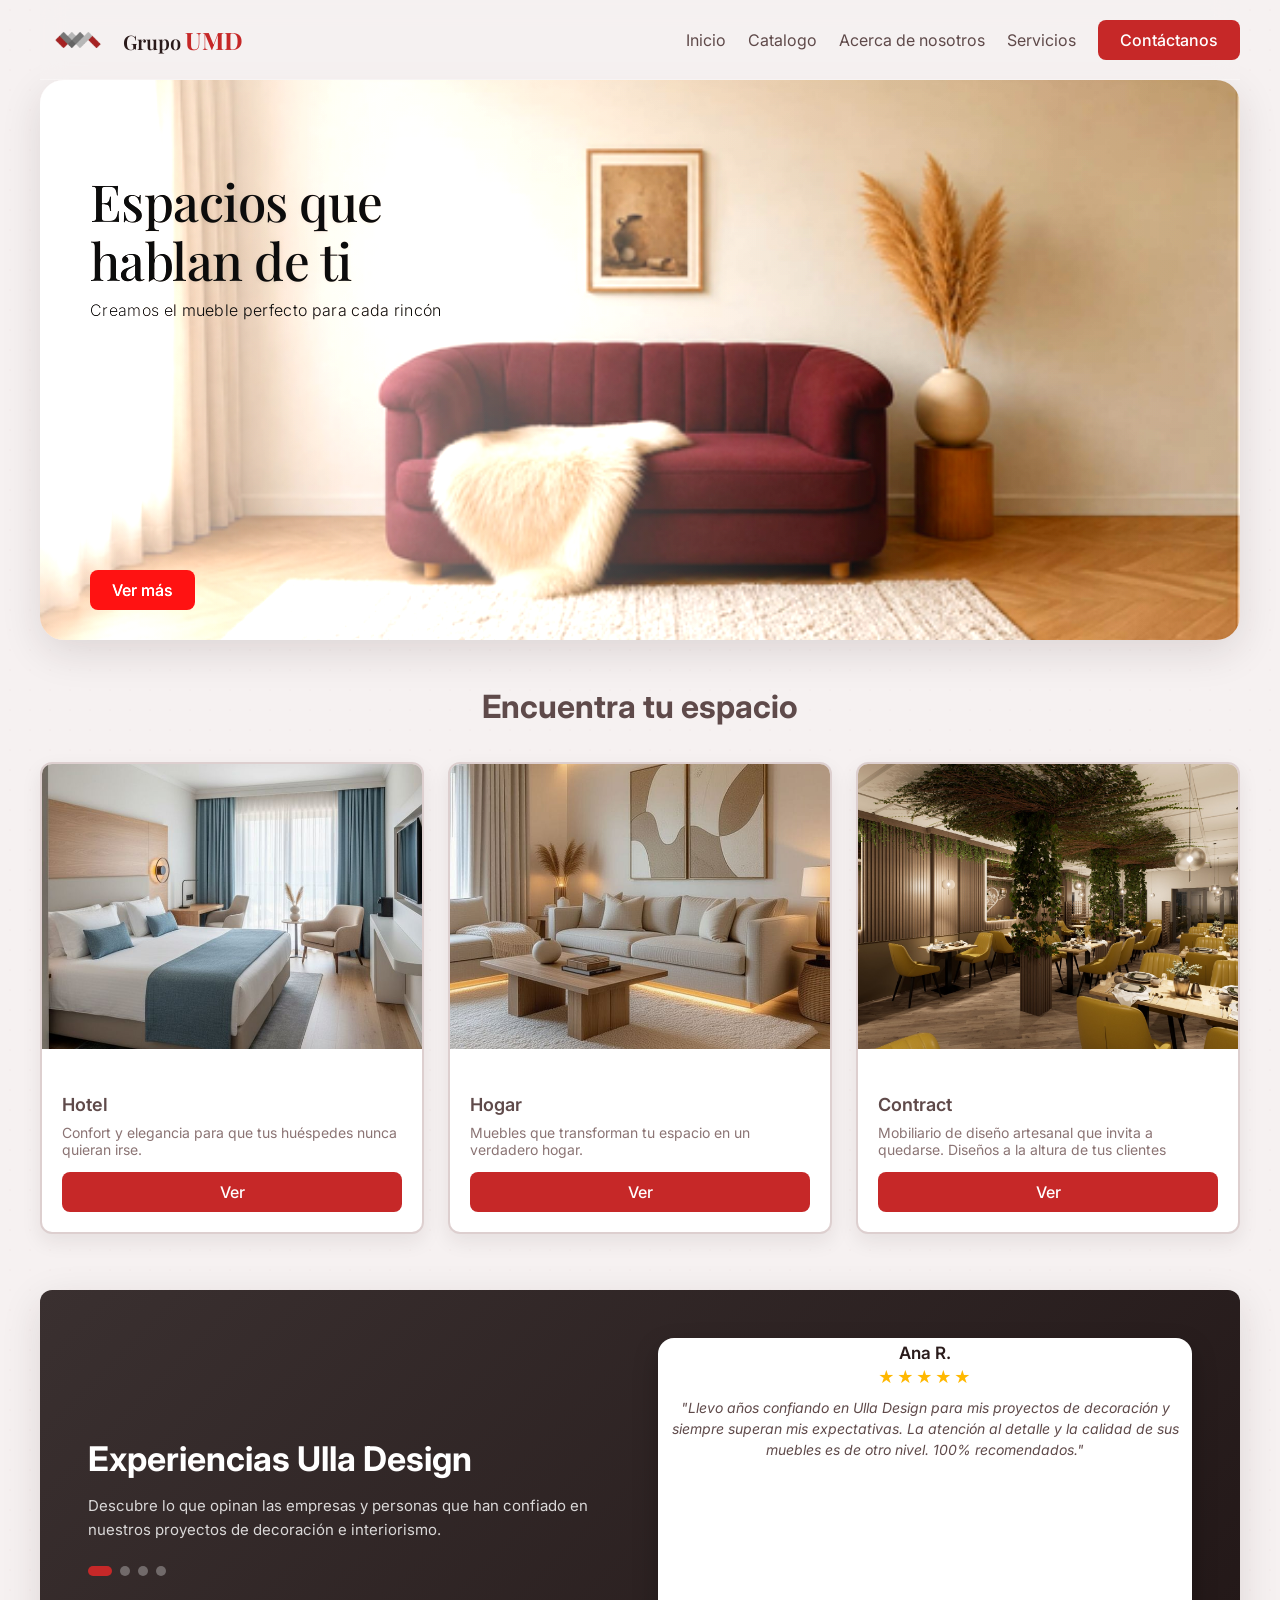
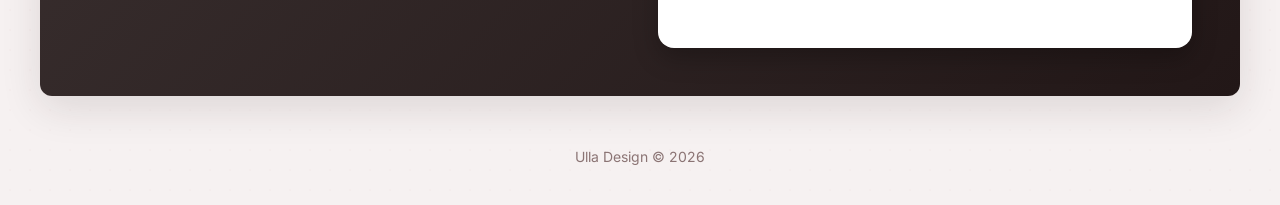
<file: index.html>
<!doctype html>
<html lang="es">
<head>
  <meta charset="utf-8" />
  <meta name="viewport" content="width=device-width, initial-scale=1" />
  <title>Ulla Design</title>
  <!-- Favicon tradicional para navegadores -->
  <link rel="icon" type="image/x-icon" href="favicon.ico" />
  <!-- Favicons en PNG de alta resolución requeridos por Google y móviles -->
  <link rel="icon" type="image/png" sizes="32x32" href="favicon-32x32.png" />
  <link rel="icon" type="image/png" sizes="192x192" href="logo.png" />
  <link rel="apple-touch-icon" href="logo.png" />
  <link rel="preconnect" href="https://fonts.googleapis.com">
  <link rel="preconnect" href="https://fonts.gstatic.com" crossorigin>
  <link href="https://fonts.googleapis.com/css2?family=Inter:wght@300;400;500;600;700&family=Playfair+Display:wght@400;500;600&display=swap" rel="stylesheet">
  <style>
    :root {
      --accent: #C62828;
      --accent-light: #D95B5B;
      --accent-dark: #8E1E1E;
      --bg: #F6F1F1;
      --card: #FFFFFF;
      --subtle: #EFE8E8;
      --border: #DDCFCF;
      --headline: #2A1B1B;
      --body: #5F4A4A;
      --muted: #8B7474;
      --inverse: #FFFFFF;
      --shadow-card: 0 8px 20px rgba(42,27,27,.08);
      --shadow-floating: 0 12px 40px rgba(42,27,27,.12);
      --radius-card: 12px;
      --radius-button: 8px;
      --container: 1200px;
    }

    * { box-sizing: border-box; }
    body {
      margin: 0;
      font-family: Inter, Helvetica Neue, sans-serif;
      background: var(--bg);
      color: var(--body);
      background-image: radial-gradient(rgba(198, 40, 40, 0.02) 1px, transparent 1px);
      background-size: 20px 20px;
    }
    body.menu-open { overflow: hidden; }

    a { text-decoration: none; color: inherit; }
    .container { width: min(var(--container), calc(100% - 32px)); margin: 0 auto; position: relative; }

    /* =========================================
       NAV BAR CON EFECTO STICKY Y GLASS
       ========================================= */
    .nav {
      height: 80px;
      display: flex;
      align-items: center;
      justify-content: space-between;
      position: sticky;
      top: 0;
      z-index: 50;
      background: rgba(246, 241, 241, 0.70);
      backdrop-filter: blur(12px);
      -webkit-backdrop-filter: blur(12px);
      transition: background 0.3s ease, box-shadow 0.3s ease;
      border-bottom: 1px solid rgba(255, 255, 255, 0.3);
    }
    body.scrolled .nav {
      background: rgba(246, 241, 241, 0.95);
      box-shadow: 0 4px 20px rgba(42, 27, 27, 0.06);
    }
    .brand { display: flex; align-items: center; gap: 10px; min-width: 0; white-space: nowrap; }
    .brand-logo { width: 48px; height: 32px; flex: 0 0 auto; display: block; }
    .brand-text { display: flex; align-items: baseline; gap: 4px; line-height: 1; }
    .brand-text .ulla { color: var(--accent); font-family: "Playfair Display", Georgia, serif; font-size: 24px; font-weight: 700; }
    .brand-text .design { color: var(--headline); font-family: "Playfair Display", Georgia, serif; font-size: 20px; font-weight: 600; }
    .menu-wrap { margin-left: auto; display: flex; align-items: center; gap: 22px; }
    .menu { display: flex; align-items: center; gap: 22px; white-space: nowrap; }
    .menu a { position: relative; padding: 6px 0; }
    .menu a::after { content: ""; position: absolute; left: 0; bottom: 0; width: 0; height: 2px; background: var(--accent); transition: .25s ease; }
    .menu a:hover::after { width: 100%; }
    .menu a.active::after { width: 100%; }
    .menu a.active { color: var(--accent); font-weight: 500; }

    .btn { display: inline-flex; align-items: center; justify-content: center; gap: 8px; border: none; cursor: pointer; border-radius: var(--radius-button); transition: .2s ease; font-weight: 500; white-space: nowrap; flex: 0 0 auto; }
    .btn:hover { transform: translateY(-2px); opacity: .92; }
    .btn-primary { background: var(--accent); color: #FFFFFF !important; padding: 10px 22px; }

    /* Menú Hamburguesa */
    .hamburger { display: none; background: transparent; border: none; padding: 8px; cursor: pointer; color: var(--headline); }
    .hamburger svg { width: 32px; height: 32px; fill: currentColor; }

    /* =========================================
       MENÚ MÓVIL CON OVERLAY FLOTANTE
       ========================================= */
    .mobile-menu-overlay {
      position: fixed;
      inset: 0;
      z-index: 999999;
      display: flex;
      justify-content: center;
      align-items: flex-start;
      padding: 96px 16px 16px;
      background: rgba(42, 27, 27, 0.22);
      backdrop-filter: blur(3px);
      -webkit-backdrop-filter: blur(3px);
      opacity: 0;
      visibility: hidden;
      pointer-events: none;
      transition: opacity .28s ease, visibility .28s ease;
    }
    .mobile-menu-overlay.show {
      opacity: 1;
      visibility: visible;
      pointer-events: auto;
    }
    .mobile-menu {
      position: relative;
      width: min(100%, 460px);
      background: #fff;
      border-radius: 0 0 var(--radius-card) var(--radius-card);
      box-shadow: 0 18px 50px rgba(0,0,0,.24);
      padding: 42px 20px 30px;
      transform: translateY(-18px);
      transition: transform .3s cubic-bezier(.2,.8,.2,1);
    }
    .mobile-menu-overlay.show .mobile-menu { transform: translateY(0); }
    .mobile-menu-close {
      position: absolute;
      top: 12px;
      right: 18px;
      background: transparent;
      color: var(--headline);
      border: none;
      cursor: pointer;
      font-size: 32px;
      line-height: 1;
      transition: transform .2s ease, color .2s ease;
    }
    .mobile-menu-close:hover { color: var(--accent); transform: rotate(90deg); }
    .mobile-nav {
      display: flex;
      flex-direction: column;
      align-items: center;
      width: 100%;
      gap: 0;
    }
    .mobile-nav a {
      width: 100%;
      padding: 14px 0;
      text-align: center;
      color: var(--headline);
      font-size: 17px;
      font-weight: 500;
      border-bottom: 1px solid var(--subtle);
    }
    .mobile-nav a:hover { color: var(--accent); }
    .mobile-nav .btn-primary {
      width: min(100%, 220px);
      margin-top: 22px;
      padding: 13px 20px;
      border: none;
      border-radius: 50px;
      box-shadow: 0 4px 12px rgba(198, 40, 40, .25);
    }

    /* =========================================
       HERO - CORREGIDO (BOTÓN ABAJO Y FRASES PEGADAS)
       ========================================= */
    .hero {
      position: relative;
      min-height: 560px;
      border-radius: 24px;
      overflow: hidden;
      box-shadow: var(--shadow-floating);
      /* DEGRADADO MÁS SUAVE EN PC */
      background:
        linear-gradient(90deg, rgba(246,241,241,0.6) 0%, rgba(246,241,241,0.4) 30%, rgba(246,241,241,0.1) 70%, rgba(246,241,241,0) 100%),
        url('sofaparaelinicio.jpg') 75% center/cover no-repeat;
      /* IMAGEN MÁS VIVA */
      filter: contrast(1.15) brightness(1.15) saturate(1.3);
      display: flex;
      align-items: stretch; /* Para que el hijo ocupe toda la altura */
    }

    .hero-inner {
      width: min(50%, 500px);
      padding: 50px 50px 30px;
      position: relative;
      display: flex;
      flex-direction: column;
      justify-content: flex-start; /* texto arriba */
    }

    h1 {
      font-family: "Playfair Display", Georgia, serif !important;
      color: #1a1a1a;
      font-weight: 500;
      font-size: clamp(38px, 4vw, 56px);
      line-height: 1.15;
      letter-spacing: -0.01em;
      text-shadow: 0 1px 4px rgba(0,0,0,0.05);
      margin-bottom: 8px;
    }

    .lead {
      font-family: Inter, sans-serif;
      color: #1a1a1a;
      font-weight: 300;
      font-size: 16px;
      line-height: 1.6;
      letter-spacing: 0.02em;
      margin-top: 0;
      margin-bottom: 24px;
      max-width: 420px;
    }

    /* Botón anclado abajo */
    .hero-actions {
      margin-top: auto; /* Empuja el botón al fondo */
      display: flex;
      gap: 12px;
      flex-wrap: wrap;
    }

    .cards-row {
      display: grid;
      grid-template-columns: repeat(3, 1fr);
      gap: 24px;
      margin-top: 36px;
      position: relative;
      z-index: 2;
    }

    /* =========================================
       EFECTO GLOWING WRAPPER
       ========================================= */
    .glowing-wrapper {
      position: relative;
      border-radius: var(--radius-card);
      background: var(--border);
      box-shadow: var(--shadow-card);
      transition: transform 0.3s ease, box-shadow 0.3s ease;
      overflow: hidden;
    }
    .glowing-wrapper:hover {
      transform: translateY(-4px);
      box-shadow: var(--shadow-floating);
    }
    .glowing-effect {
      position: absolute;
      inset: 0;
      z-index: 1;
      border-radius: inherit;
      opacity: 0;
      transition: opacity 0.3s ease;
      pointer-events: none;
      background: radial-gradient(600px circle at var(--mouse-x, 0) var(--mouse-y, 0), rgba(198, 40, 40, 1), transparent 40%);
      -webkit-mask: linear-gradient(#fff 0 0) content-box, linear-gradient(#fff 0 0);
      -webkit-mask-composite: xor;
      mask-composite: exclude;
      padding: 2px; 
    }
    .glowing-wrapper:hover .glowing-effect { opacity: 1; }

    .product-card {
      position: relative;
      z-index: 2;
      background: var(--card);
      margin: 2px;
      border-radius: calc(var(--radius-card) - 2px);
      overflow: hidden;
      height: calc(100% - 4px);
      display: flex;
      flex-direction: column;
      border: none;
      box-shadow: none;
    }
    .product-card img {
      width: 100%;
      aspect-ratio: 4/3;
      object-fit: cover;
      display: block;
    }
    .product-content {
      padding: 20px;
      display: flex;
      flex-direction: column;
      flex-grow: 1;
    }
    .product-content h4 { font-family: Inter, sans-serif; font-size: 18px; line-height: 1.35; font-weight: 600; margin-bottom: 6px; }
    .caption { font-size: 14px; color: var(--muted); margin-bottom: 14px; flex-grow: 1; }

    .section { padding: 48px 0 0; }
    .section-head { display: flex; justify-content: space-between; align-items: end; gap: 16px; margin-bottom: 22px; }
    .section-title { font-size: 32px; line-height: 1.2; }

    /* =========================================
       BANNER DE RESEÑAS
       ========================================= */
    .testimonials-banner {
      position: relative;
      margin: 56px 0 28px;
      border-radius: var(--radius-card);
      overflow: hidden;
      background: linear-gradient(135deg, #3A3030 0%, #221717 100%);
      padding: 48px;
      display: grid;
      grid-template-columns: 1fr 1fr;
      gap: 36px;
      align-items: center;
      box-shadow: var(--shadow-floating);
      z-index: 0;
    }
    .testimonials-banner .glowing-effect { position: absolute; inset: 0; z-index: 1; border-radius: inherit; opacity: 0; transition: opacity 0.3s ease; pointer-events: none; background: radial-gradient(600px circle at var(--mouse-x, 0) var(--mouse-y, 0), rgba(198, 40, 40, 1), transparent 40%); -webkit-mask: linear-gradient(#fff 0 0) content-box, linear-gradient(#fff 0 0); -webkit-mask-composite: xor; mask-composite: exclude; padding: 2px; }
    .testimonials-banner:hover .glowing-effect { opacity: 1; }
    .testimonials-banner > * { position: relative; z-index: 2; }
    .testimonials-info h2 { color: #FFFFFF; font-size: 34px; margin-bottom: 12px; }
    .testimonials-info p { color: rgba(255, 255, 255, 0.82); font-size: 15px; line-height: 1.6; margin-bottom: 24px; }
    .testimonial-dots { display: flex; gap: 8px; }
    .dot {
      width: 10px; height: 10px; border-radius: 50%;
      background: rgba(255, 255, 255, 0.3); cursor: pointer; transition: all 0.3s ease;
    }
    .dot.active { background: var(--accent); width: 24px; border-radius: 10px; }
    .testimonial-card-wrapper { position: relative; min-height: 310px; }
    .testimonial-card {
      position: absolute; inset: 0; background: #FFFFFF; border-radius: 16px; padding: 5px 10px;
      color: var(--headline); box-shadow: 0 10px 25px rgba(0, 0, 0, 0.25);
      display: flex; flex-direction: column; align-items: center; text-align: center;
      opacity: 0; visibility: hidden; transition: opacity 0.5s ease, transform 0.5s ease; transform: translateY(12px);
    }
    .testimonial-card.active { opacity: 1; visibility: visible; transform: translateY(0); }
    .testimonial-name { font-family: 'Inter', sans-serif; font-size: 17px; font-weight: 600; color: var(--headline); margin: 0 0 4px 0; }
    .testimonial-stars { color: #FFB800; font-size: 16px; letter-spacing: 2px; margin-bottom: 10px; }
    .testimonial-quote { font-size: 14px; line-height: 1.5; color: var(--body); font-style: italic; margin: 0; }

    .footer { padding: 24px 0 40px; color: var(--muted); font-size: 14px; text-align: center; }

    /* =========================================
       ANIMACIONES FADE-UP
       ========================================= */
    .fade-up {
      opacity: 0;
      transform: translateY(30px);
      transition: opacity .8s ease-out, transform .8s ease-out;
    }
    .fade-up.visible { opacity: 1; transform: translateY(0); }

    /* =========================================
       RESPONSIVE - AJUSTES EN MÓVIL
       ========================================= */
    @media (max-width: 1024px) {
      .hero-inner { width: 66%; padding: 50px 40px 20px; }
      .cards-row { grid-template-columns: repeat(2, 1fr); }
    }
    @media (max-width: 768px) {
      .hamburger { display: block; }
      .menu-wrap { display: none; }
      
      .hero {
        min-height: 520px;
        background:
          linear-gradient(180deg, rgba(246,241,241,0.7) 0%, rgba(246,241,241,0.3) 50%, rgba(246,241,241,0) 100%),
          url('sofas2.jpg') center 20% / cover no-repeat !important;
        display: flex;
        flex-direction: column;
        align-items: flex-start;
        justify-content: flex-start;
        filter: contrast(1.15) brightness(1.15) saturate(1.3); /* también más vivo en móvil */
      }
      .hero-inner {
        width: 100%;
        padding: 16px 20px 20px;
        display: flex;
        flex-direction: column;
        justify-content: flex-start;
        align-items: flex-start;
        flex-grow: 1;
      }
      .hero-inner h1 {
        font-family: "Playfair Display", Georgia, serif !important;
        margin-top: 0;
        margin-bottom: 8px;
        font-size: clamp(30px, 6vw, 40px);
        font-weight: 500;
        letter-spacing: -0.01em;
        text-shadow: 0 1px 4px rgba(0,0,0,0.05);
      }
      .hero-inner .lead {
        font-size: 14px;
        font-weight: 300;
        letter-spacing: 0.02em;
        margin-top: 0;
        margin-bottom: 12px;
        max-width: 90%;
      }
      .hero-inner .hero-actions {
        margin-top: auto;
        margin-bottom: 20px;
      }
      .hero-inner .hero-actions .btn-primary {
        width: auto;
        padding: 10px 24px;
        align-self: flex-start;
      }
      
      .cards-row { grid-template-columns: 1fr; }
      .section-head { flex-direction: column; align-items: flex-start; }
      .testimonials-banner { grid-template-columns: 1fr; padding: 32px 20px; }
      .testimonial-card-wrapper { min-height: 330px; }
    }
  </style>
</head>
<body>
<header class="container">
  <nav class="nav">
    <a class="brand" href="index.html">
      <img src="logo.png" alt="Grupo UMD" style="height: 40px; width: auto;" />
      <span class="brand-text">
        <span class="design">Grupo</span>
        <span class="ulla">UMD</span>
      </span>
    </a>
    <div class="menu-wrap">
      <div class="menu">
        <a href="#">Inicio</a>
        <a href="categorias.html">Catalogo</a>
        <a href="nosotros.html">Acerca de nosotros</a>
        <a href="servicios.html">Servicios</a>
      </div>
      <a class="btn btn-primary" href="contactanos.html">Contáctanos</a>
    </div>

    <button class="hamburger" type="button" onclick="toggleMenu()" aria-label="Abrir menú">
      <svg viewBox="0 0 24 24"><path d="M3 18h18v-2H3v2zm0-5h18v-2H3v2zm0-7v2h18V6H3z"/></svg>
    </button>
  </nav>
</header>

<!-- OVERLAY DEL MENÚ MÓVIL -->
<div class="mobile-menu-overlay" id="mobileMenuOverlay" onclick="closeMenuFromOverlay(event)">
  <div class="mobile-menu" id="mobileMenu">
    <button class="mobile-menu-close" type="button" onclick="toggleMenu()" aria-label="Cerrar menú">×</button>
    <nav class="mobile-nav">
      <a href="#">Inicio</a>
      <a href="categorias.html">Catalogo</a>
      <a href="nosotros.html">Acerca de nosotros</a>
      <a href="servicios.html">Servicios</a>
      <a class="btn btn-primary" href="contactanos.html">Contáctanos</a>
    </nav>
  </div>
</div>

<main class="container">
  <!-- Hero con los nuevos ajustes -->
  <section class="hero fade-up visible">
    <div class="hero-inner">
      <h1>Espacios que hablan de ti</h1>
      <p class="lead">Creamos el mueble perfecto para cada rincón</p>
      <div class="hero-actions">
        <a class="btn btn-primary" href="categorias.html">Ver más</a>
      </div>
    </div>
  </section>

  <h2 class="section-title fade-up" style="margin-top: 48px; margin-bottom: 16px; text-align: center;">Encuentra tu espacio</h2>

  <section class="cards-row fade-up">
    <!-- Tarjeta Hotel -->
    <div class="glowing-wrapper">
      <div class="glowing-effect"></div>
      <article class="product-card">
        <img src="fotoparaelcuadrodelhotelito.jpg" alt="Hotel" />
        <div class="product-content">
          <h4>Hotel</h4>
          <div class="caption">Confort y elegancia para que tus huéspedes nunca quieran irse.</div>
          <a class="btn btn-primary" href="catalogo.html?categoria=hotel">Ver</a>
        </div>
      </article>
    </div>
    <!-- Tarjeta Hogar -->
    <div class="glowing-wrapper">
      <div class="glowing-effect"></div>
      <article class="product-card">
        <img src="fotoparaelcuadrodelhogar.jpg" alt="Hogar" />
        <div class="product-content">
          <h4>Hogar</h4>
          <div class="caption">Muebles que transforman tu espacio en un verdadero hogar.</div>
          <a class="btn btn-primary" href="catalogo.html?categoria=hogar">Ver</a>
        </div>
      </article>
    </div>
    <!-- Tarjeta Contract -->
    <div class="glowing-wrapper">
      <div class="glowing-effect"></div>
      <article class="product-card">
        <img src="fotoparacuadrodelrestaurante.jpg" alt="Contract" />
        <div class="product-content">
          <h4>Contract</h4>
          <div class="caption">Mobiliario de diseño artesanal que invita a quedarse. Diseños a la altura de tus clientes</div>
          <a class="btn btn-primary" href="catalogo.html?categoria=contract">Ver</a>
        </div>
      </article>
    </div>
  </section>

  <section class="testimonials-banner fade-up">
    <div class="glowing-effect"></div>
    <div class="testimonials-info">
      <h2>Experiencias Ulla Design</h2>
      <p>Descubre lo que opinan las empresas y personas que han confiado en nuestros proyectos de decoración e interiorismo.</p>
      <div class="testimonial-dots" id="testimonialDots">
        <span class="dot active" onclick="setSlide(0)"></span>
        <span class="dot" onclick="setSlide(1)"></span>
        <span class="dot" onclick="setSlide(2)"></span>
        <span class="dot" onclick="setSlide(3)"></span>
      </div>
    </div>
    <div class="testimonial-card-wrapper">
      <div class="testimonial-card active">
        <h4 class="testimonial-name">Ana R.</h4>
        <div class="testimonial-stars">★★★★★</div>
        <p class="testimonial-quote">"Llevo años confiando en Ulla Design para mis proyectos de decoración y siempre superan mis expectativas. La atención al detalle y la calidad de sus muebles es de otro nivel. 100% recomendados."</p>
      </div>
      <div class="testimonial-card">
        <h4 class="testimonial-name">Javier M.</h4>
        <div class="testimonial-stars">★★★★★</div>
        <p class="testimonial-quote">"Admito que al principio no estaba muy seguro de comprar muebles a medida sin verlos físicamente. Sin embargo, el equipo de Ulla me asesoró increíblemente bien y el resultado fue mucho mejor de lo que imaginaba. ¡Volveré a comprarles!"</p>
      </div>
      <div class="testimonial-card">
        <h4 class="testimonial-name">María G. (Eventos Lujo)</h4>
        <div class="testimonial-stars">★★★★★</div>
        <p class="testimonial-quote">"Reformamos el salón de eventos de nuestro local y el mobiliario de Ulla Design fue el centro de atención de todos los invitados. Calidad, estilo y confort en cada pieza. Un acierto total para nuestro negocio."</p>
      </div>
      <div class="testimonial-card">
        <h4 class="testimonial-name">Laura S.</h4>
        <div class="testimonial-stars">★★★★½</div>
        <p class="testimonial-quote">"Me encantó la variedad y el estilo de sus productos. Encontré exactamente lo que necesitaba para darle un toque moderno y acogedor a mi sala. El único detalle fue el tiempo de entrega, pero valió totalmente la pena."</p>
      </div>
    </div>
  </section>
</main>

<footer class="footer container">Ulla Design &copy; 2026</footer>

<script>
  // SCRIPT PARA BANNER DE TESTIMONIOS
  let currentSlide = 0;
  const slides = document.querySelectorAll('.testimonial-card');
  const dots = document.querySelectorAll('.dot');
  function showSlide(index) {
    slides.forEach((slide, i) => { slide.classList.toggle('active', i === index); });
    dots.forEach((dot, i) => { dot.classList.toggle('active', i === index); });
    currentSlide = index;
  }
  function setSlide(index) { showSlide(index); }
  setInterval(() => { let nextSlide = (currentSlide + 1) % slides.length; showSlide(nextSlide); }, 5000);

  // SCRIPT PARA EL EFECTO GLOWING
  const glowingCards = document.querySelectorAll('.glowing-wrapper, .testimonials-banner');
  glowingCards.forEach(card => {
    card.addEventListener('mousemove', e => {
      const rect = card.getBoundingClientRect();
      const x = e.clientX - rect.left;
      const y = e.clientY - rect.top;
      card.style.setProperty('--mouse-x', `${x}px`);
      card.style.setProperty('--mouse-y', `${y}px`);
    });
  });

  // NAVBAR SCROLL SHADOW
  window.addEventListener('scroll', () => {
    document.body.classList.toggle('scrolled', window.scrollY > 20);
  });

  // FADE-UP INTERSECTION OBSERVER
  document.addEventListener("DOMContentLoaded", () => {
    const observer = new IntersectionObserver((entries) => {
      entries.forEach(entry => {
        if (entry.isIntersecting) {
          entry.target.classList.add('visible');
        }
      });
    }, { threshold: 0.1, rootMargin: '0px 0px -80px 0px' });
    document.querySelectorAll('.fade-up').forEach(el => observer.observe(el));
  });

  // MENÚ MÓVIL (Patrón profesional con overlay)
  function toggleMenu() {
    const overlay = document.getElementById("mobileMenuOverlay");
    const isOpen = overlay.classList.toggle("show");
    document.body.classList.toggle("menu-open", isOpen);
  }
  function closeMenuFromOverlay(event) {
    if (event.target.id === "mobileMenuOverlay") {
      document.getElementById("mobileMenuOverlay").classList.remove("show");
      document.body.classList.remove("menu-open");
    }
  }
  document.addEventListener("keydown", (event) => {
    if (event.key === "Escape") {
      document.getElementById("mobileMenuOverlay").classList.remove("show");
      document.body.classList.remove("menu-open");
    }
  });
  window.addEventListener("resize", () => {
    if (window.innerWidth > 768) {
      document.getElementById("mobileMenuOverlay").classList.remove("show");
      document.body.classList.remove("menu-open");
    }
  });
</script>
</body>
</html>
</file>
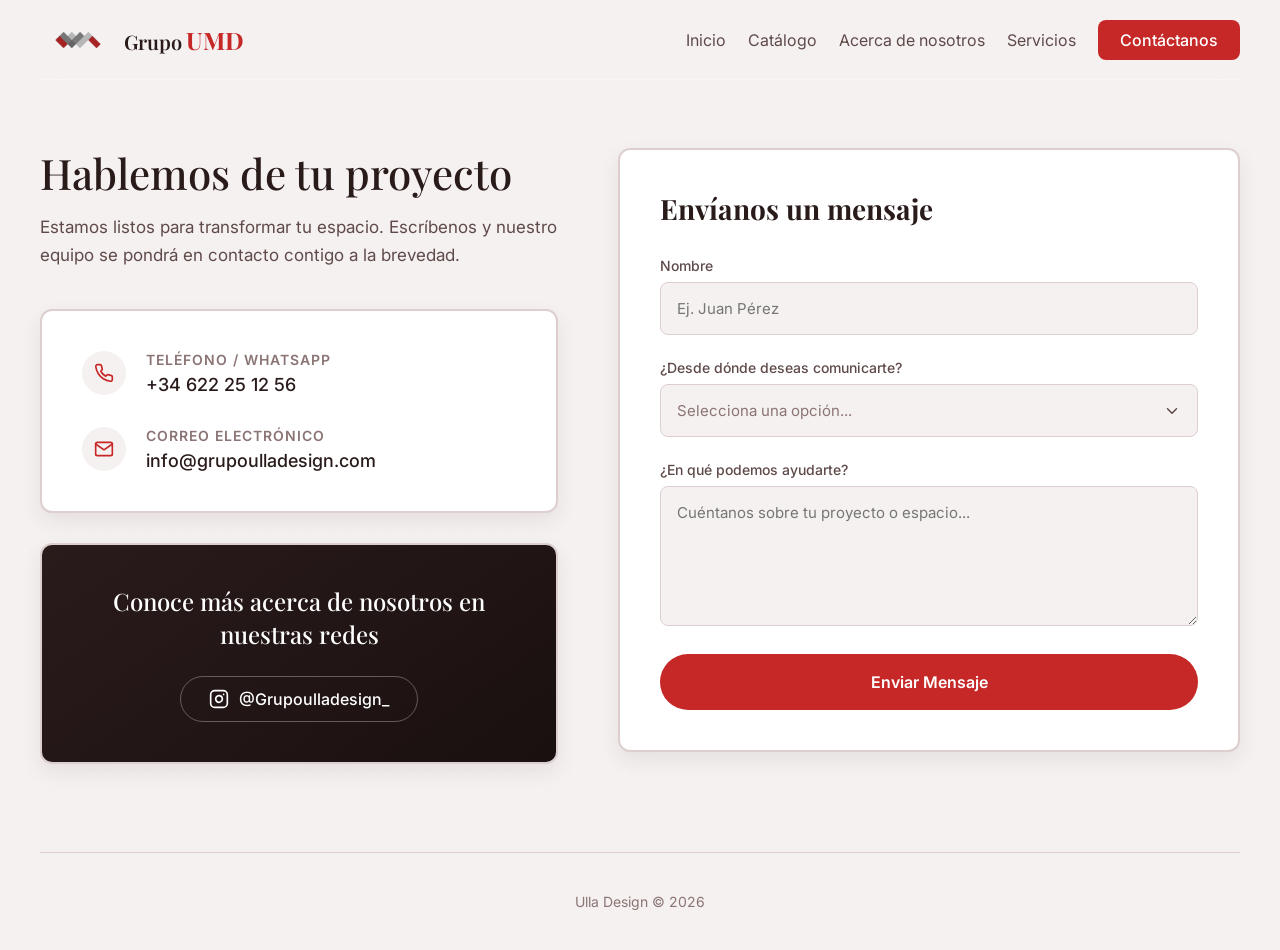
<file: contactanos.html>
<!doctype html>
<html lang="es">
<head>
  <meta charset="utf-8" />
  <meta name="viewport" content="width=device-width, initial-scale=1" />
  <title>Ulla Design - Contáctanos</title>
  <link rel="icon" type="image/png" sizes="32x32" href="favicon-32x32.png" />
  <link rel="preconnect" href="https://fonts.googleapis.com">
  <link rel="preconnect" href="https://fonts.gstatic.com" crossorigin>
  <link href="https://fonts.googleapis.com/css2?family=Inter:wght@300;400;500;600;700&family=Playfair+Display:wght@400;500;600&display=swap" rel="stylesheet">
  <style>
    :root { --accent:#C62828; --accent-light:#D95B5B; --accent-dark:#8E1E1E; --bg:#F6F1F1; --card:#FFFFFF; --subtle:#EFE8E8; --border:#DDCFCF; --headline:#2A1B1B; --body:#5F4A4A; --muted:#8B7474; --inverse:#FFFFFF; --shadow-card:0 8px 20px rgba(42,27,27,.08); --shadow-floating:0 12px 40px rgba(42,27,27,.12); --radius-card:12px; --radius-button:8px; --container:1200px; }
    * { box-sizing: border-box; }
    body { margin:0; font-family:Inter,Helvetica Neue,sans-serif; background:var(--bg); color:var(--body); background-image: radial-gradient(rgba(198, 40, 40, 0.02) 1px, transparent 1px); background-size: 20px 20px; }
    body.menu-open { overflow: hidden; }
    a { text-decoration: none; color: inherit; }
    .container { width: min(var(--container), calc(100% - 32px)); margin: 0 auto; position: relative; }

    /* NAV BAR */
    .nav { height:80px; display:flex; align-items:center; justify-content:space-between; position: sticky; top: 0; z-index: 50; background: rgba(246, 241, 241, 0.70); backdrop-filter: blur(12px); -webkit-backdrop-filter: blur(12px); transition: background 0.3s ease, box-shadow 0.3s ease; border-bottom: 1px solid rgba(255, 255, 255, 0.3); }
    body.scrolled .nav { background: rgba(246, 241, 241, 0.95); box-shadow: 0 4px 20px rgba(42, 27, 27, 0.06); }
    .brand { display:flex; align-items:center; gap:10px; min-width:0; white-space:nowrap; }
    .brand-logo { width:48px; height:32px; flex:0 0 auto; display:block; }
    .brand-text { display:flex; align-items:baseline; gap:4px; line-height:1; }
    .brand-text .ulla { color: var(--accent); font-family: "Playfair Display", Georgia, serif; font-size: 24px; font-weight: 700; }
    .brand-text .design { color: var(--headline); font-family: "Playfair Display", Georgia, serif; font-size: 20px; font-weight: 600; }
    .menu-wrap { margin-left:auto; display:flex; align-items:center; gap:22px; }
    .menu { display:flex; align-items:center; gap:22px; white-space:nowrap; }
    .menu a { position:relative; padding:6px 0; }
    .menu a::after { content:""; position:absolute; left:0; bottom:0; width:0; height:2px; background:var(--accent); transition:.25s ease; }
    .menu a:hover::after { width:100%; } .menu a.active::after { width:100%; } .menu a.active { color: var(--accent); font-weight: 500; }
    .btn { display:inline-flex; align-items:center; justify-content:center; gap:8px; border:none; cursor:pointer; border-radius:var(--radius-button); transition:.2s ease; font-weight:500; white-space:nowrap; flex:0 0 auto; }
    .btn:hover{transform:translateY(-2px);opacity:.92} .btn-primary{background:var(--accent);color:var(--inverse);padding:10px 22px}
    .hamburger { display: none; background: transparent; border: none; padding: 8px; cursor: pointer; color: var(--headline); }
    .hamburger svg { width: 32px; height: 32px; fill: currentColor; }

    /* OVERLAY Y MENÚ MÓVIL */
    .mobile-menu-overlay { position: fixed; inset: 0; z-index: 999999; display: flex; justify-content: center; align-items: flex-start; padding: 96px 16px 16px; background: rgba(42, 27, 27, 0.22); backdrop-filter: blur(3px); -webkit-backdrop-filter: blur(3px); opacity: 0; visibility: hidden; pointer-events: none; transition: opacity .28s ease, visibility .28s ease; }
    .mobile-menu-overlay.show { opacity: 1; visibility: visible; pointer-events: auto; }
    .mobile-menu { position: relative; width: min(100%, 460px); background: #fff; border-radius: 0 0 var(--radius-card) var(--radius-card); box-shadow: 0 18px 50px rgba(0,0,0,.24); padding: 42px 20px 30px; transform: translateY(-18px); transition: transform .3s cubic-bezier(.2,.8,.2,1); }
    .mobile-menu-overlay.show .mobile-menu { transform: translateY(0); }
    .mobile-menu-close { position: absolute; top: 12px; right: 18px; background: transparent; color: var(--headline); border: none; cursor: pointer; font-size: 32px; line-height: 1; transition: transform .2s ease, color .2s ease; }
    .mobile-menu-close:hover { color: var(--accent); transform: rotate(90deg); }
    .mobile-nav { display: flex; flex-direction: column; align-items: center; width: 100%; gap: 0; }
    .mobile-nav a { width: 100%; padding: 14px 0; text-align: center; color: var(--headline); font-size: 17px; font-weight: 500; border-bottom: 1px solid var(--subtle); }
    .mobile-nav a:hover { color: var(--accent); }
    .mobile-nav .btn-primary { width: min(100%, 220px); margin-top: 22px; padding: 13px 20px; border: none; border-radius: 50px; box-shadow: 0 4px 12px rgba(198, 40, 40, .25); }

    /* CONTENIDO DE CONTACTO */
    .section { padding: 48px 0; }
    .contact-layout { display: grid; grid-template-columns: 1fr 1.2fr; gap: 60px; align-items: start; margin-top: 20px; }
    .section-title { font-family: "Playfair Display", Georgia, serif; font-size: 42px; line-height: 1.2; color: var(--headline); margin: 0 0 16px 0; font-weight: 500; }
    .contact-subtitle { font-size: 17px; line-height: 1.6; color: var(--body); margin: 0 0 40px 0; }
    .glowing-wrapper { position: relative; border-radius: var(--radius-card); background: var(--border); box-shadow: var(--shadow-card); transition: transform 0.3s ease, box-shadow 0.3s ease; overflow: hidden; }
    .glowing-wrapper:hover { transform: translateY(-4px); box-shadow: var(--shadow-floating); }
    .glowing-effect { position: absolute; inset: 0; opacity: 0; transition: opacity 0.3s ease; background: radial-gradient(600px circle at var(--mouse-x, 0) var(--mouse-y, 0), var(--accent), transparent 40%); z-index: 1; }
    .glowing-wrapper:hover .glowing-effect { opacity: 1; }
    .info-inner, .social-inner, .form-inner { position: relative; z-index: 2; background: var(--card); margin: 2px; padding: 40px; border-radius: calc(var(--radius-card) - 2px); height: calc(100% - 4px); }
    .info-item { display: flex; align-items: flex-start; gap: 20px; margin-bottom: 32px; }
    .info-item:last-child { margin-bottom: 0; }
    .info-icon { width: 44px; height: 44px; background: var(--bg); border-radius: 50%; display: flex; align-items: center; justify-content: center; color: var(--accent); flex-shrink: 0; }
    .info-text h4 { margin: 0 0 6px 0; font-size: 14px; text-transform: uppercase; letter-spacing: 1px; color: var(--muted); font-weight: 600; }
    .info-text p, .info-text a { margin: 0; font-size: 18px; font-weight: 500; color: var(--headline); transition: color 0.2s; }
    .info-text a:hover { color: var(--accent); }
    .social-highlight { margin-top: 30px; }
    .social-inner { background: linear-gradient(145deg, #2A1B1B, #1a1010); color: var(--inverse); text-align: center; padding: 40px 30px; }
    .social-inner h3 { font-family: "Playfair Display", Georgia, serif; font-size: 24px; margin: 0 0 24px 0; font-weight: 500; line-height: 1.4; }
    .social-btn { display: inline-flex; align-items: center; gap: 10px; background: transparent; border: 1px solid rgba(255,255,255,0.3); color: var(--inverse); padding: 12px 28px; border-radius: 50px; font-weight: 500; font-size: 16px; transition: all 0.3s ease; }
    .social-btn:hover { background: var(--accent); border-color: var(--accent); transform: translateY(-2px); }
    .form-inner h3 { font-family: "Playfair Display", Georgia, serif; font-size: 28px; margin: 0 0 30px 0; color: var(--headline); }
    .form-group { margin-bottom: 24px; position: relative; }
    .form-group label { display: block; font-size: 14px; font-weight: 500; color: var(--body); margin-bottom: 8px; }
    .form-control { width: 100%; padding: 16px; border: 1px solid var(--border); border-radius: 8px; background: var(--bg); font-family: Inter, sans-serif; font-size: 15px; color: var(--headline); transition: all 0.3s ease; outline: none; }
    .form-control:focus { border-color: var(--accent); background-color: var(--card); box-shadow: 0 0 0 4px rgba(198, 40, 40, 0.08); }
    select.form-control { appearance: none; -webkit-appearance: none; -moz-appearance: none; cursor: pointer; padding-right: 48px; background-image: url("data:image/svg+xml;charset=UTF-8,%3csvg xmlns='http://www.w3.org/2000/svg' viewBox='0 0 24 24' fill='none' stroke='%235F4A4A' stroke-width='2' stroke-linecap='round' stroke-linejoin='round'%3e%3cpolyline points='6 9 12 15 18 9'%3e%3c/polyline%3e%3c/svg%3e"); background-repeat: no-repeat; background-position: right 16px center; background-size: 18px; }
    select.form-control:focus { background-image: url("data:image/svg+xml;charset=UTF-8,%3csvg xmlns='http://www.w3.org/2000/svg' viewBox='0 0 24 24' fill='none' stroke='%23C62828' stroke-width='2' stroke-linecap='round' stroke-linejoin='round'%3e%3cpolyline points='6 9 12 15 18 9'%3e%3c/polyline%3e%3c/svg%3e"); }
    select.form-control:invalid { color: var(--muted); }
    textarea.form-control { resize: vertical; min-height: 140px; }
    .stateful-button { position: relative; display: inline-flex; align-items: center; justify-content: center; padding: 16px 36px; font-family: Inter, sans-serif; font-size: 16px; font-weight: 600; color: #ffffff; background-color: var(--accent); border: none; border-radius: 50px; cursor: pointer; overflow: hidden; transition: all 0.3s cubic-bezier(0.4, 0, 0.2, 1); width: 100%; height: 56px; }
    .stateful-button:hover { background-color: var(--accent-dark); transform: translateY(-2px); }
    .btn-content { display: flex; align-items: center; gap: 10px; transition: opacity 0.2s ease, transform 0.2s ease; }
    .btn-spinner { display: none; width: 22px; height: 22px; border: 3px solid rgba(255, 255, 255, 0.3); border-radius: 50%; border-top-color: #ffffff; animation: spin 0.8s linear infinite; position: absolute; }
    .btn-success { display: none; position: absolute; font-size: 16px; font-weight: 600; }
    .stateful-button.loading .btn-content, .stateful-button.success .btn-content { opacity: 0; transform: translateY(-10px); }
    .stateful-button.loading .btn-spinner { display: block; }
    .stateful-button.success { background: linear-gradient(145deg, #830E0E, #800000) !important; }
    .stateful-button.success .btn-spinner { display: none; }
    .stateful-button.success .btn-success { display: block; animation: popIn 0.3s cubic-bezier(0.175, 0.885, 0.32, 1.275); }
    @keyframes spin { to { transform: rotate(360deg); } }
    @keyframes popIn { 0% { transform: scale(0.6); opacity: 0; } 100% { transform: scale(1); opacity: 1; } }

    .fade-up { opacity: 0; transform: translateY(30px); transition: opacity .8s ease-out, transform .8s ease-out; }
    .fade-up.visible { opacity: 1; transform: translateY(0); }
    .footer{ padding: 40px 0; color:var(--muted); font-size:14px; text-align:center; border-top: 1px solid var(--border); margin-top: 40px; }

    @media (max-width: 900px) { .hamburger { display: block; } .menu-wrap { display: none; } .contact-layout { grid-template-columns: 1fr; gap: 40px; } .nav { gap: 12px; } .info-inner, .social-inner, .form-inner { padding: 30px 20px; } }
  </style>
</head>
<body>
<header class="container">
  <nav class="nav">
    <a class="brand" href="index.html">
      <img src="logo.png" alt="Grupo UMD" style="height: 40px; width: auto;" />
      <span class="brand-text">
        <span class="design">Grupo</span>
        <span class="ulla">UMD</span>
      </span>
    </a>
    <div class="menu-wrap">
      <div class="menu"><a href="index.html">Inicio</a><a href="categorias.html">Catálogo</a><a href="nosotros.html">Acerca de nosotros</a><a href="servicios.html">Servicios</a></div>
      <a class="btn btn-primary" href="#">Contáctanos</a>
    </div>
    <button class="hamburger" type="button" onclick="toggleMenu()" aria-label="Abrir menú"><svg viewBox="0 0 24 24"><path d="M3 18h18v-2H3v2zm0-5h18v-2H3v2zm0-7v2h18V6H3z"/></svg></button>
  </nav>
</header>

<!-- OVERLAY Y MENÚ MÓVIL -->
<div class="mobile-menu-overlay" id="mobileMenuOverlay" onclick="closeMenuFromOverlay(event)">
  <div class="mobile-menu" id="mobileMenu">
    <button class="mobile-menu-close" type="button" onclick="toggleMenu()" aria-label="Cerrar menú">×</button>
    <nav class="mobile-nav">
      <a href="index.html">Inicio</a>
      <a href="categorias.html">Catálogo</a>
      <a href="nosotros.html">Acerca de nosotros</a>
      <a href="servicios.html">Servicios</a>
      <a class="btn btn-primary" href="#">Contáctanos</a>
    </nav>
  </div>
</div>

<main class="container section">
  <div class="contact-layout">
    <div class="contact-left fade-up">
      <h1 class="section-title">Hablemos de tu proyecto</h1>
      <p class="contact-subtitle">Estamos listos para transformar tu espacio. Escríbenos y nuestro equipo se pondrá en contacto contigo a la brevedad.</p>
      <div class="glowing-wrapper">
        <div class="glowing-effect"></div>
        <div class="info-inner">
          <div class="info-item">
            <div class="info-icon"><svg width="20" height="20" viewBox="0 0 24 24" fill="none" stroke="currentColor" stroke-width="2" stroke-linecap="round" stroke-linejoin="round"><path d="M22 16.92v3a2 2 0 0 1-2.18 2 19.79 19.79 0 0 1-8.63-3.07 19.5 19.5 0 0 1-6-6 19.79 19.79 0 0 1-3.07-8.67A2 2 0 0 1 4.11 2h3a2 2 0 0 1 2 1.72 12.84 12.84 0 0 0 .7 2.81 2 2 0 0 1-.45 2.11L8.09 9.91a16 16 0 0 0 6 6l1.27-1.27a2 2 0 0 1 2.11-.45 12.84 12.84 0 0 0 2.81.7A2 2 0 0 1 22 16.92z"></path></svg></div>
            <div class="info-text"><h4>Teléfono / WhatsApp</h4><a href="https://wa.me/34622251256" target="_blank">+34 622 25 12 56</a></div>
          </div>
          <div class="info-item">
            <div class="info-icon"><svg width="20" height="20" viewBox="0 0 24 24" fill="none" stroke="currentColor" stroke-width="2" stroke-linecap="round" stroke-linejoin="round"><path d="M4 4h16c1.1 0 2 .9 2 2v12c0 1.1-.9 2-2 2H4c-1.1 0-2-.9-2-2V6c0-1.1.9-2 2-2z"></path><polyline points="22,6 12,13 2,6"></polyline></svg></div>
            <div class="info-text"><h4>Correo Electrónico</h4><a href="mailto:info@grupoulladesign.com">info@grupoulladesign.com</a></div>
          </div>
        </div>
      </div>
      <div class="social-highlight glowing-wrapper">
        <div class="glowing-effect"></div>
        <div class="social-inner">
          <h3>Conoce más acerca de nosotros en nuestras redes</h3>
          <a href="https://instagram.com/Grupoulladesign_" target="_blank" class="social-btn">
            <svg width="20" height="20" viewBox="0 0 24 24" fill="none" stroke="currentColor" stroke-width="2" stroke-linecap="round" stroke-linejoin="round"><rect x="2" y="2" width="20" height="20" rx="5" ry="5"></rect><path d="M16 11.37A4 4 0 1 1 12.63 8 4 4 0 0 1 16 11.37z"></path><line x1="17.5" y1="6.5" x2="17.51" y2="6.5"></line></svg>
            @Grupoulladesign_
          </a>
        </div>
      </div>
    </div>
    <div class="glowing-wrapper fade-up">
      <div class="glowing-effect"></div>
      <div class="form-inner">
        <h3>Envíanos un mensaje</h3>
        <form onsubmit="handleFormSubmit(event)">
          <div class="form-group">
            <label for="nombre">Nombre</label>
            <input type="text" id="nombre" class="form-control" placeholder="Ej. Juan Pérez" required>
          </div>
          <div class="form-group">
            <label for="canal">¿Desde dónde deseas comunicarte?</label>
            <select id="canal" class="form-control" required>
              <option value="" disabled selected hidden>Selecciona una opción...</option>
              <option value="whatsapp">WhatsApp</option>
              <option value="instagram">Instagram</option>
              <option value="gmail">Gmail</option>
              <option value="otro">Otro medio</option>
            </select>
          </div>
          <div class="form-group">
            <label for="mensaje">¿En qué podemos ayudarte?</label>
            <textarea id="mensaje" class="form-control" placeholder="Cuéntanos sobre tu proyecto o espacio..." required></textarea>
          </div>
          <button type="submit" id="submit-btn" class="stateful-button">
            <span class="btn-content">Enviar Mensaje</span>
            <span class="btn-spinner"></span>
            <span class="btn-success">✓ ¡Mensaje Enviado!</span>
          </button>
        </form>
      </div>
    </div>
  </div>
</main>
<footer class="footer container">Ulla Design &copy; 2026</footer>

<script>
  const glowingCards = document.querySelectorAll('.glowing-wrapper');
  glowingCards.forEach(card => { card.addEventListener('mousemove', e => { const rect = card.getBoundingClientRect(); const x = e.clientX - rect.left; const y = e.clientY - rect.top; card.style.setProperty('--mouse-x', `${x}px`); card.style.setProperty('--mouse-y', `${y}px`); }); });

  function handleFormSubmit(e) {
    e.preventDefault(); 
    const btn = document.getElementById("submit-btn");
    if (btn.classList.contains("loading") || btn.classList.contains("success")) return;
    const nombre = document.getElementById("nombre").value;
    const canal = document.getElementById("canal").value;
    const mensaje = document.getElementById("mensaje").value;
    const mensajeCodificado = encodeURIComponent(`Hola, soy ${nombre}. ${mensaje}`);
    btn.classList.add("loading");
    setTimeout(() => {
      btn.classList.remove("loading");
      btn.classList.add("success");
      e.target.reset();
      let destino = "";
      switch(canal) {
        case "whatsapp": destino = `https://wa.me/34622251256?text=${mensajeCodificado}`; break;
        case "gmail": destino = `mailto:info@grupoulladesign.com?subject=Contacto desde Ulla Design&body=${mensajeCodificado}`; break;
        case "instagram": destino = "https://instagram.com/Grupoulladesign_"; navigator.clipboard.writeText(`${nombre}: ${mensaje}`).then(() => { alert("Tu mensaje ha sido copiado al portapapeles. Por favor, pégalo en el DM de Instagram."); }); break;
        case "otro": alert("Gracias por contactarnos. Te responderemos a la brevedad. (Mensaje recibido)"); destino = null; break;
      }
      if(destino) window.open(destino, '_blank');
      setTimeout(() => btn.classList.remove("success"), 3000);
    }, 1500);
  }

  window.addEventListener('scroll', () => { document.body.classList.toggle('scrolled', window.scrollY > 20); });
  document.addEventListener("DOMContentLoaded", () => { const observer = new IntersectionObserver((entries) => { entries.forEach(entry => { if (entry.isIntersecting) { entry.target.classList.add('visible'); } }); }, { threshold: 0.1, rootMargin: '0px 0px -80px 0px' }); document.querySelectorAll('.fade-up').forEach(el => observer.observe(el)); });

  function toggleMenu() { const overlay = document.getElementById("mobileMenuOverlay"); const isOpen = overlay.classList.toggle("show"); document.body.classList.toggle("menu-open", isOpen); }
  function closeMenuFromOverlay(event) { if (event.target.id === "mobileMenuOverlay") { document.getElementById("mobileMenuOverlay").classList.remove("show"); document.body.classList.remove("menu-open"); } }
  document.addEventListener("keydown", (event) => { if (event.key === "Escape") { document.getElementById("mobileMenuOverlay").classList.remove("show"); document.body.classList.remove("menu-open"); } });
  window.addEventListener("resize", () => { if (window.innerWidth > 768) { document.getElementById("mobileMenuOverlay").classList.remove("show"); document.body.classList.remove("menu-open"); } });
</script>
</body>
</html>
</file>
